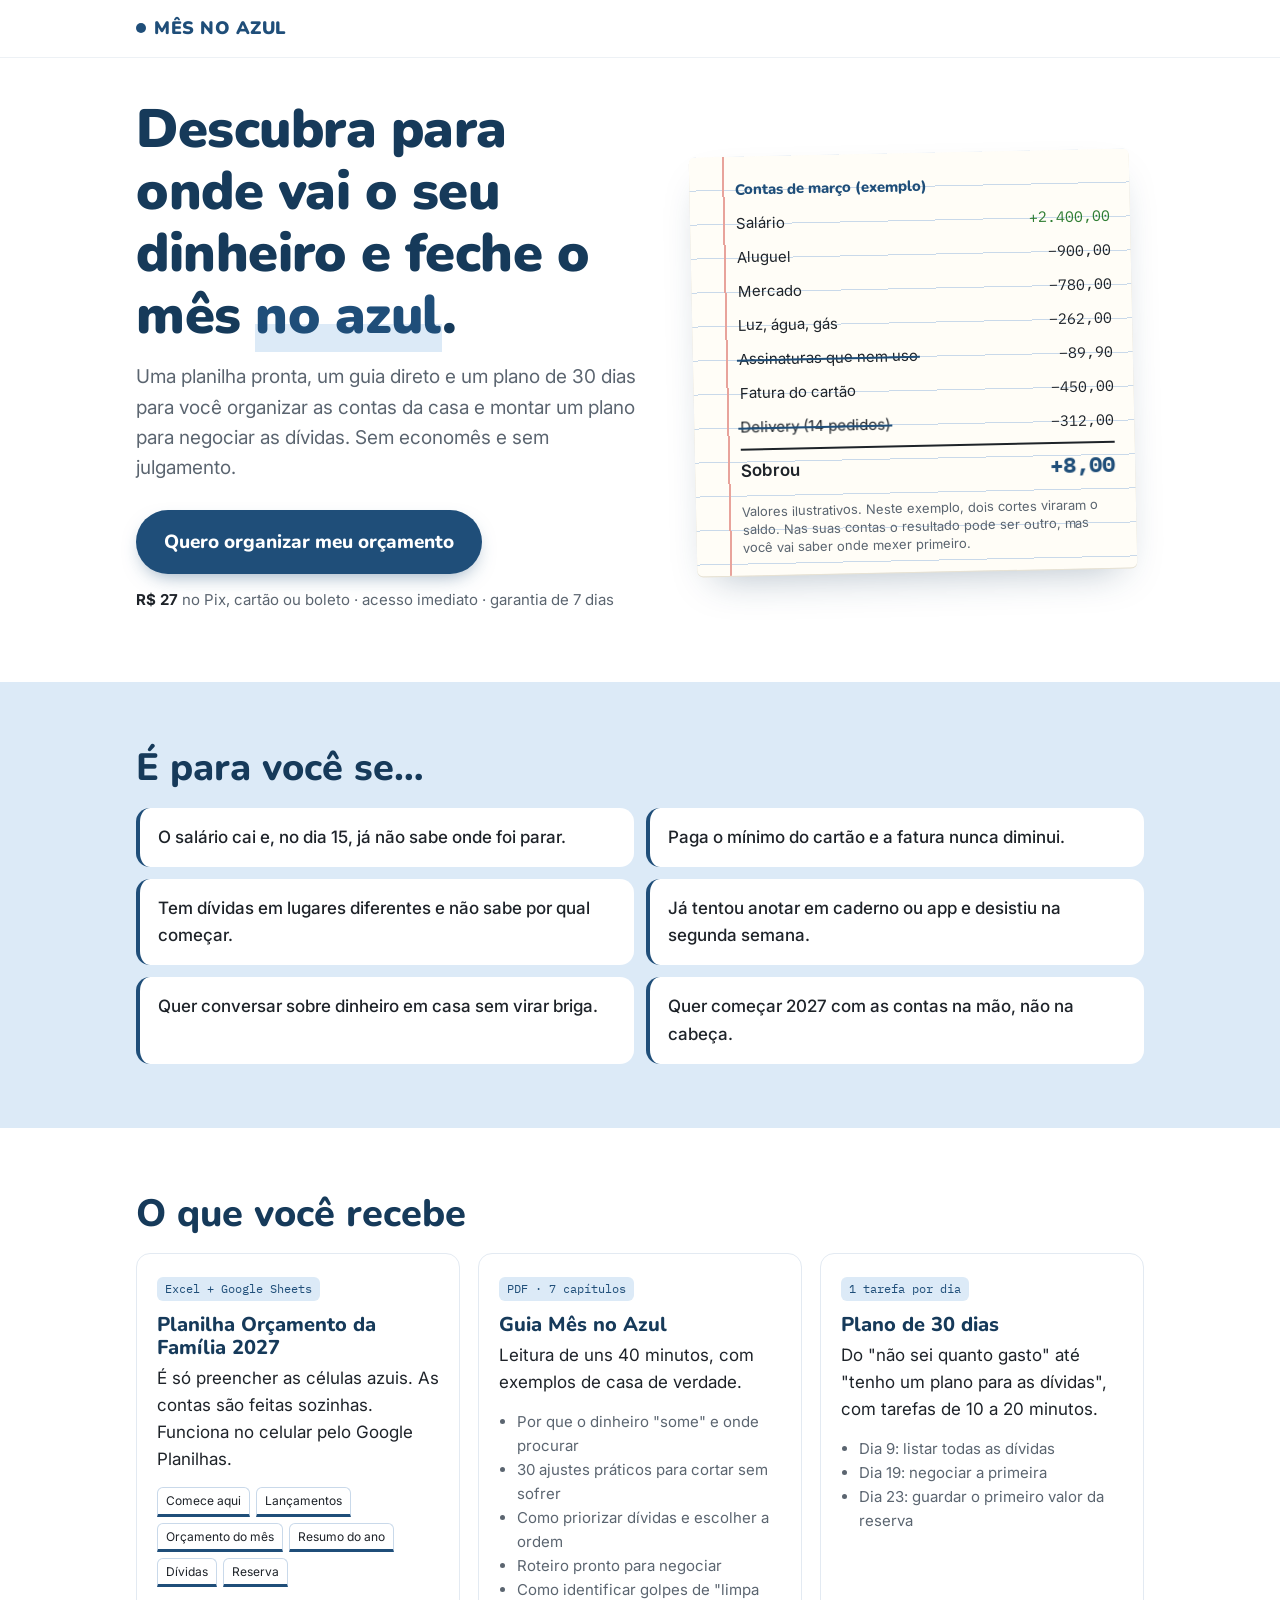
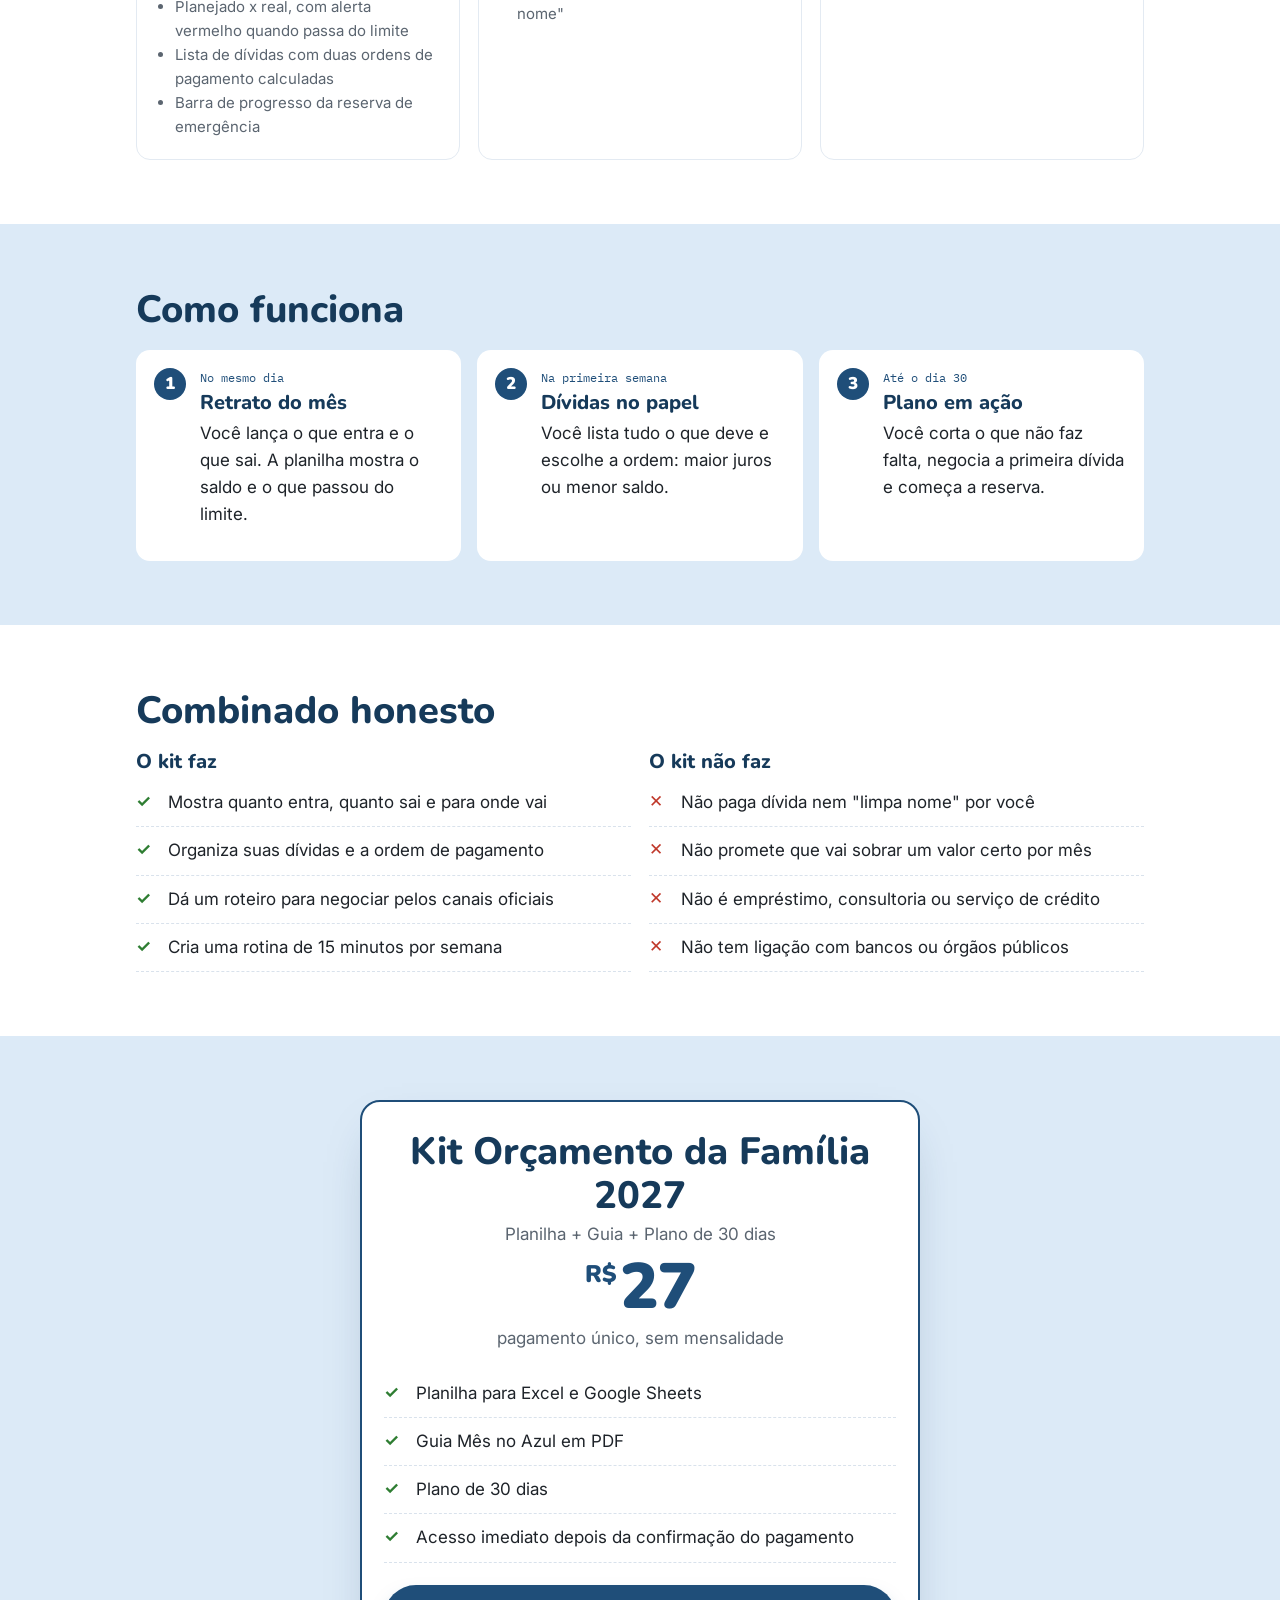
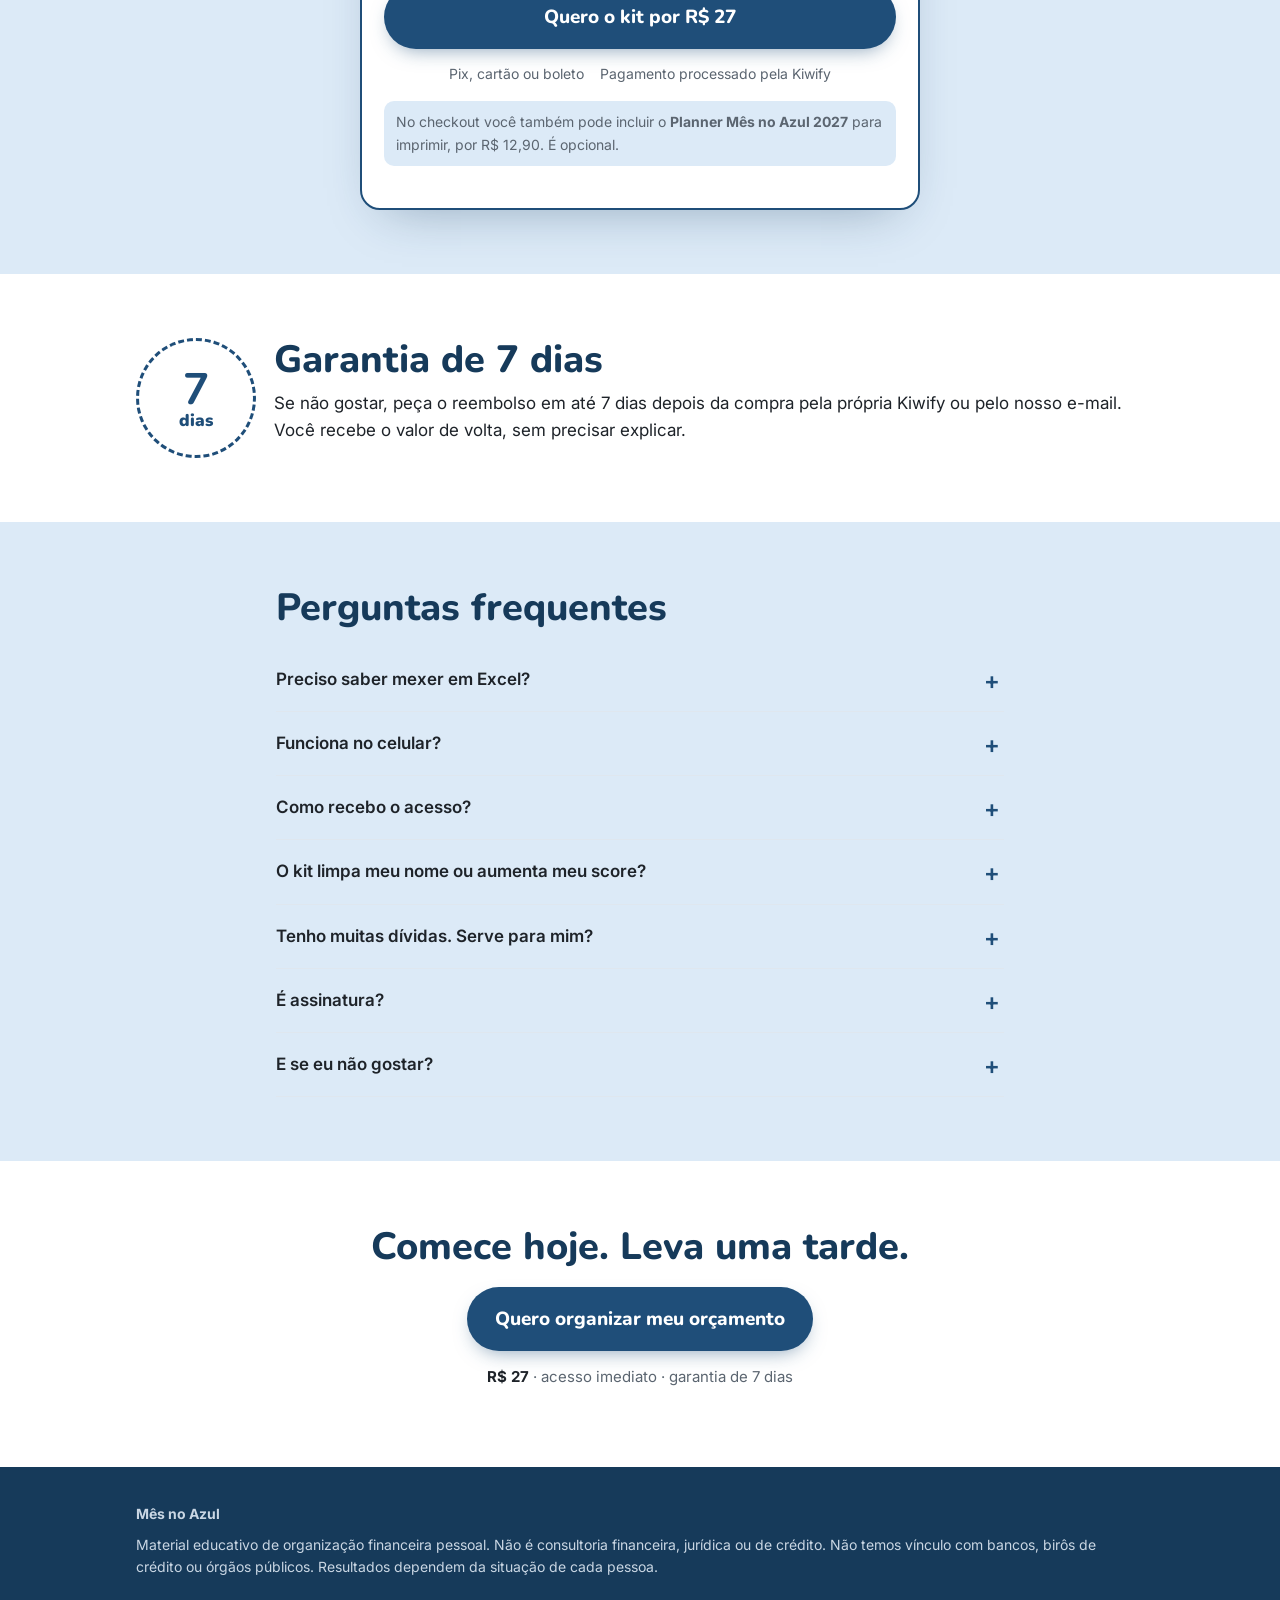
<file: index.html>
<!doctype html>
<html lang="pt-BR">
<head>
<meta charset="utf-8">
<meta name="viewport" content="width=device-width, initial-scale=1">
<title>Kit Orçamento da Família 2027 · Mês no Azul</title>
<meta name="description" content="Planilha pronta + guia + plano de 30 dias para organizar o orçamento da casa e montar um plano para negociar as dívidas. R$ 27, acesso imediato.">
<link rel="preconnect" href="https://fonts.googleapis.com">
<link rel="preconnect" href="https://fonts.gstatic.com" crossorigin>
<link href="https://fonts.googleapis.com/css2?family=Inter:wght@400;500;600&family=Nunito:wght@700;800;900&family=IBM+Plex+Mono:wght@500;600&display=swap" rel="stylesheet">
<style>
  :root {
    --azul: #1F4E79; --azul-escuro: #163A5A; --azul-claro: #DCEAF7;
    --papel: #FFFDF7; --pauta: #C9D9EA; --margem: #E8A39B;
    --vermelho: #C0392B; --verde: #2E7D32; --texto: #1E2329; --suave: #5B6570;
    --raio: 14px;
  }
  * { box-sizing: border-box; }
  html { -webkit-text-size-adjust: 100%; }
  body { margin: 0; font-family: Inter, system-ui, sans-serif; color: var(--texto); background: #fff; font-size: 17px; line-height: 1.6; }
  h1, h2, h3 { font-family: Nunito, Inter, sans-serif; line-height: 1.15; margin: 0; color: var(--azul-escuro); }
  h1 { font-size: clamp(32px, 7vw, 54px); font-weight: 900; letter-spacing: -.5px; }
  h2 { font-size: clamp(26px, 5vw, 38px); font-weight: 800; margin-bottom: 18px; }
  h3 { font-size: 20px; font-weight: 800; margin-bottom: 6px; }
  p { margin: 0 0 14px; }
  a { color: var(--azul); }
  .wrap { max-width: 1040px; margin: 0 auto; padding: 0 16px; }
  .faixa { padding: 64px 0; }
  .faixa.azul { background: var(--azul-claro); }
  .num { font-family: "IBM Plex Mono", ui-monospace, monospace; font-variant-numeric: tabular-nums; }

  /* Topo */
  .topo { padding: 14px 0; border-bottom: 1px solid #edf1f5; }
  .logo { font-family: Nunito; font-weight: 900; color: var(--azul); letter-spacing: .5px; font-size: 18px; text-decoration: none; }
  .logo span { display: inline-block; width: 10px; height: 10px; border-radius: 50%; background: var(--azul); margin-right: 8px; vertical-align: 1px; }

  /* Hero */
  .hero { padding: 40px 0 56px; }
  .hero .grade { display: grid; gap: 36px; align-items: center; }
  @media (min-width: 880px) { .hero .grade { grid-template-columns: 1.05fr .95fr; } }
  .hero .lead { font-size: 19px; color: var(--suave); max-width: 520px; margin-top: 16px; }
  .hero h1 em { font-style: normal; color: var(--azul); background: linear-gradient(transparent 62%, var(--azul-claro) 62%); }

  /* Assinatura: o caderninho de contas */
  .caderno { background: var(--papel); border-radius: 6px; box-shadow: 0 1px 0 #e7e2d4, 0 18px 40px -18px rgba(22,58,90,.35); padding: 22px 20px 18px 46px; position: relative; transform: rotate(-1.2deg); max-width: 440px; margin: 0 auto; width: 100%;
    background-image: linear-gradient(90deg, transparent 33px, var(--margem) 33px, var(--margem) 35px, transparent 35px), repeating-linear-gradient(var(--papel) 0 33px, var(--pauta) 33px 34px); }
  .caderno .tit { font-family: Nunito; font-weight: 800; color: var(--azul); font-size: 15px; height: 34px; line-height: 34px; margin-top: -6px; }
  .caderno ul { list-style: none; margin: 0; padding: 0; }
  .caderno li { display: flex; justify-content: space-between; height: 34px; line-height: 34px; font-size: 15px; }
  .caderno li .num { color: var(--texto); }
  .caderno li.ent .num { color: var(--verde); }
  .caderno .total { display: flex; justify-content: space-between; align-items: center; height: 44px; margin-top: 4px; border-top: 2px solid var(--texto); font-weight: 600; }
  .saldo { position: relative; display: inline-block; min-width: 132px; text-align: right; }
  .saldo b { font-family: "IBM Plex Mono", monospace; font-size: 22px; }
  .saldo .antes { color: var(--vermelho); }
  .saldo .depois { color: var(--azul); position: absolute; right: 0; top: 0; opacity: 0; }
  .caderno .nota { font-size: 13px; color: var(--suave); margin: 10px 0 0; line-height: 1.4; }
  .risco { position: relative; }
  .risco::after { content: ""; position: absolute; left: -2px; right: -2px; top: 50%; height: 2px; background: var(--azul); transform: scaleX(0); transform-origin: left; }
  @media (prefers-reduced-motion: no-preference) {
    .risco.r1::after { animation: risca .5s ease-out 1.2s forwards; }
    .risco.r2::after { animation: risca .5s ease-out 1.8s forwards; }
    .saldo .antes { animation: some .4s ease 2.6s forwards; }
    .saldo .depois { animation: aparece .5s ease 2.9s forwards; }
  }
  @media (prefers-reduced-motion: reduce) { .saldo .antes { display: none; } .saldo .depois { position: static; opacity: 1; } .risco::after { transform: scaleX(1); } }
  @keyframes risca { to { transform: scaleX(1); } }
  @keyframes some { to { opacity: 0; transform: translateY(-6px); } }
  @keyframes aparece { from { opacity: 0; transform: translateY(6px); } to { opacity: 1; transform: none; } }

  /* Botão */
  .cta { display: inline-flex; align-items: center; justify-content: center; gap: 10px; background: var(--azul); color: #fff; font-family: Nunito; font-weight: 800; font-size: 19px; text-decoration: none; padding: 17px 28px; border-radius: 999px; min-height: 56px; box-shadow: 0 8px 20px -8px rgba(31,78,121,.55); transition: background .15s, transform .15s; }
  .cta:hover { background: var(--azul-escuro); transform: translateY(-1px); }
  .cta:focus-visible, a:focus-visible, summary:focus-visible { outline: 3px solid #F2B705; outline-offset: 3px; }
  .preco-linha { margin-top: 14px; font-size: 15px; color: var(--suave); }
  .preco-linha b { color: var(--texto); }
  .acoes { margin-top: 26px; }

  /* Situações */
  .situacoes { display: grid; gap: 12px; margin-top: 8px; }
  @media (min-width: 720px) { .situacoes { grid-template-columns: 1fr 1fr; } }
  .situacoes div { background: #fff; border-radius: var(--raio); padding: 16px 18px; font-weight: 500; border-left: 4px solid var(--azul); }

  /* O que vem */
  .pecas { display: grid; gap: 18px; }
  @media (min-width: 880px) { .pecas { grid-template-columns: repeat(3, 1fr); } }
  .peca { border: 1px solid #e3eaf2; border-radius: var(--raio); padding: 20px; background: #fff; }
  .peca .tag { display: inline-block; font-family: "IBM Plex Mono", monospace; font-size: 12px; color: var(--azul); background: var(--azul-claro); border-radius: 6px; padding: 2px 8px; margin-bottom: 12px; }
  .peca ul { padding-left: 18px; margin: 8px 0 0; color: var(--suave); font-size: 15px; }
  .abas { display: flex; flex-wrap: wrap; gap: 6px; margin: 12px 0 4px; }
  .abas span { font-size: 12px; border: 1px solid var(--pauta); border-bottom: 3px solid var(--azul); border-radius: 6px 6px 0 0; padding: 3px 8px; background: #fff; }

  /* Passos */
  .passos { counter-reset: passo; display: grid; gap: 16px; }
  @media (min-width: 880px) { .passos { grid-template-columns: repeat(3, 1fr); } }
  .passo { position: relative; padding: 18px 18px 18px 64px; background: #fff; border-radius: var(--raio); }
  .passo::before { counter-increment: passo; content: counter(passo); position: absolute; left: 18px; top: 18px; width: 32px; height: 32px; border-radius: 50%; background: var(--azul); color: #fff; font-family: Nunito; font-weight: 900; display: grid; place-items: center; }
  .passo small { display: block; font-family: "IBM Plex Mono", monospace; color: var(--azul); font-size: 12px; margin-bottom: 4px; }

  /* Combinado honesto */
  .honesto { display: grid; gap: 18px; }
  @media (min-width: 880px) { .honesto { grid-template-columns: 1fr 1fr; } }
  .lista { list-style: none; padding: 0; margin: 0; }
  .lista li { padding: 10px 0 10px 32px; position: relative; border-bottom: 1px dashed #d9e2ec; }
  .lista li::before { position: absolute; left: 0; top: 9px; font-weight: 700; }
  .lista.sim li::before { content: "✓"; color: var(--verde); }
  .lista.nao li::before { content: "✕"; color: var(--vermelho); }

  /* Oferta */
  .oferta { max-width: 560px; margin: 0 auto; background: #fff; border-radius: 20px; padding: 28px 22px; box-shadow: 0 20px 50px -24px rgba(22,58,90,.4); text-align: center; border: 2px solid var(--azul); }
  .oferta .valor { font-family: Nunito; font-weight: 900; font-size: 64px; color: var(--azul); line-height: 1; margin: 6px 0; }
  .oferta .valor small { font-size: 24px; vertical-align: 26px; margin-right: 4px; }
  .oferta ul { text-align: left; margin: 18px 0 22px; }
  .oferta .cta { width: 100%; }
  .selos { display: flex; flex-wrap: wrap; gap: 8px 16px; justify-content: center; font-size: 14px; color: var(--suave); margin-top: 14px; }
  .bump-aviso { font-size: 14px; color: var(--suave); background: var(--azul-claro); border-radius: 10px; padding: 10px 12px; margin-top: 16px; text-align: left; }

  /* Garantia */
  .garantia { display: grid; gap: 18px; align-items: center; }
  @media (min-width: 720px) { .garantia { grid-template-columns: 120px 1fr; } }
  .selo7 { width: 120px; height: 120px; border-radius: 50%; border: 3px dashed var(--azul); display: grid; place-items: center; text-align: center; font-family: Nunito; font-weight: 900; color: var(--azul); line-height: 1; }
  .selo7 b { font-size: 44px; display: block; }

  /* FAQ */
  details { border-bottom: 1px solid #dfe7ef; padding: 4px 0; }
  summary { cursor: pointer; font-weight: 600; padding: 14px 28px 14px 0; list-style: none; position: relative; }
  summary::-webkit-details-marker { display: none; }
  summary::after { content: "+"; position: absolute; right: 4px; top: 10px; font-size: 24px; color: var(--azul); }
  details[open] summary::after { content: "–"; }
  details p { color: var(--suave); }

  footer { background: var(--azul-escuro); color: #c9d6e3; font-size: 14px; padding: 36px 0 90px; }
  footer a { color: #fff; }
  footer p { margin-bottom: 8px; }

  /* Barra fixa no celular */
  .barra { position: fixed; left: 0; right: 0; bottom: 0; background: #fff; border-top: 1px solid #e3eaf2; padding: 10px 16px; display: flex; gap: 12px; align-items: center; justify-content: space-between; z-index: 10; }
  .barra .cta { padding: 12px 20px; font-size: 16px; min-height: 48px; }
  .barra span { font-size: 14px; line-height: 1.3; }
  @media (min-width: 880px) { .barra { display: none; } footer { padding-bottom: 36px; } }
</style>
</head>
<body>

<header class="topo"><div class="wrap"><a class="logo" href="#"><span></span>MÊS NO AZUL</a></div></header>

<main>
<section class="hero">
  <div class="wrap grade">
    <div>
      <h1>Descubra para onde vai o seu dinheiro e feche o mês <em>no azul</em>.</h1>
      <p class="lead">Uma planilha pronta, um guia direto e um plano de 30 dias para você organizar as contas da casa e montar um plano para negociar as dívidas. Sem economês e sem julgamento.</p>
      <div class="acoes">
        <a class="cta" href="https://pay.kiwify.com.br/GkOBjKV" data-checkout>Quero organizar meu orçamento</a>
        <p class="preco-linha"><b>R$ 27</b> no Pix, cartão ou boleto · acesso imediato · garantia de 7 dias</p>
      </div>
    </div>

    <figure class="caderno" aria-label="Exemplo de caderno de contas: o saldo do mês passa de negativo para positivo depois de dois cortes">
      <div class="tit">Contas de março (exemplo)</div>
      <ul>
        <li class="ent"><span>Salário</span><span class="num">+2.400,00</span></li>
        <li><span>Aluguel</span><span class="num">−900,00</span></li>
        <li><span>Mercado</span><span class="num">−780,00</span></li>
        <li><span>Luz, água, gás</span><span class="num">−262,00</span></li>
        <li><span class="risco r1">Assinaturas que nem uso</span><span class="num">−89,90</span></li>
        <li><span>Fatura do cartão</span><span class="num">−450,00</span></li>
        <li><span class="risco r2">Delivery (14 pedidos)</span><span class="num">−312,00</span></li>
      </ul>
      <div class="total"><span>Sobrou</span><span class="saldo"><b class="antes">−393,90</b><b class="depois">+8,00</b></span></div>
      <p class="nota">Valores ilustrativos. Neste exemplo, dois cortes viraram o saldo. Nas suas contas o resultado pode ser outro, mas você vai saber onde mexer primeiro.</p>
    </figure>
  </div>
</section>

<section class="faixa azul">
  <div class="wrap">
    <h2>É para você se…</h2>
    <div class="situacoes">
      <div>O salário cai e, no dia 15, já não sabe onde foi parar.</div>
      <div>Paga o mínimo do cartão e a fatura nunca diminui.</div>
      <div>Tem dívidas em lugares diferentes e não sabe por qual começar.</div>
      <div>Já tentou anotar em caderno ou app e desistiu na segunda semana.</div>
      <div>Quer conversar sobre dinheiro em casa sem virar briga.</div>
      <div>Quer começar 2027 com as contas na mão, não na cabeça.</div>
    </div>
  </div>
</section>

<section class="faixa">
  <div class="wrap">
    <h2>O que você recebe</h2>
    <div class="pecas">
      <article class="peca">
        <span class="tag">Excel + Google Sheets</span>
        <h3>Planilha Orçamento da Família 2027</h3>
        <p>É só preencher as células azuis. As contas são feitas sozinhas. Funciona no celular pelo Google Planilhas.</p>
        <div class="abas" aria-label="Abas da planilha"><span>Comece aqui</span><span>Lançamentos</span><span>Orçamento do mês</span><span>Resumo do ano</span><span>Dívidas</span><span>Reserva</span></div>
        <ul><li>Planejado x real, com alerta vermelho quando passa do limite</li><li>Lista de dívidas com duas ordens de pagamento calculadas</li><li>Barra de progresso da reserva de emergência</li></ul>
      </article>
      <article class="peca">
        <span class="tag">PDF · 7 capítulos</span>
        <h3>Guia Mês no Azul</h3>
        <p>Leitura de uns 40 minutos, com exemplos de casa de verdade.</p>
        <ul><li>Por que o dinheiro "some" e onde procurar</li><li>30 ajustes práticos para cortar sem sofrer</li><li>Como priorizar dívidas e escolher a ordem</li><li>Roteiro pronto para negociar</li><li>Como identificar golpes de "limpa nome"</li></ul>
      </article>
      <article class="peca">
        <span class="tag">1 tarefa por dia</span>
        <h3>Plano de 30 dias</h3>
        <p>Do "não sei quanto gasto" até "tenho um plano para as dívidas", com tarefas de 10 a 20 minutos.</p>
        <ul><li>Dia 9: listar todas as dívidas</li><li>Dia 19: negociar a primeira</li><li>Dia 23: guardar o primeiro valor da reserva</li></ul>
      </article>
    </div>
  </div>
</section>

<section class="faixa azul">
  <div class="wrap">
    <h2>Como funciona</h2>
    <div class="passos">
      <div class="passo"><small>No mesmo dia</small><h3>Retrato do mês</h3><p>Você lança o que entra e o que sai. A planilha mostra o saldo e o que passou do limite.</p></div>
      <div class="passo"><small>Na primeira semana</small><h3>Dívidas no papel</h3><p>Você lista tudo o que deve e escolhe a ordem: maior juros ou menor saldo.</p></div>
      <div class="passo"><small>Até o dia 30</small><h3>Plano em ação</h3><p>Você corta o que não faz falta, negocia a primeira dívida e começa a reserva.</p></div>
    </div>
  </div>
</section>

<section class="faixa">
  <div class="wrap">
    <h2>Combinado honesto</h2>
    <div class="honesto">
      <div>
        <h3>O kit faz</h3>
        <ul class="lista sim">
          <li>Mostra quanto entra, quanto sai e para onde vai</li>
          <li>Organiza suas dívidas e a ordem de pagamento</li>
          <li>Dá um roteiro para negociar pelos canais oficiais</li>
          <li>Cria uma rotina de 15 minutos por semana</li>
        </ul>
      </div>
      <div>
        <h3>O kit não faz</h3>
        <ul class="lista nao">
          <li>Não paga dívida nem "limpa nome" por você</li>
          <li>Não promete que vai sobrar um valor certo por mês</li>
          <li>Não é empréstimo, consultoria ou serviço de crédito</li>
          <li>Não tem ligação com bancos ou órgãos públicos</li>
        </ul>
      </div>
    </div>
  </div>
</section>

<!-- DEPOIMENTOS: inserir aqui só depoimentos reais, com autorização por escrito, depois das primeiras vendas. Não usar depoimentos inventados. -->

<section class="faixa azul" id="oferta">
  <div class="wrap">
    <div class="oferta">
      <h2 style="margin-bottom:4px">Kit Orçamento da Família 2027</h2>
      <p style="color:var(--suave);margin:0">Planilha + Guia + Plano de 30 dias</p>
      <div class="valor"><small>R$</small>27</div>
      <p style="margin:0;color:var(--suave)">pagamento único, sem mensalidade</p>
      <ul class="lista sim">
        <li>Planilha para Excel e Google Sheets</li>
        <li>Guia Mês no Azul em PDF</li>
        <li>Plano de 30 dias</li>
        <li>Acesso imediato depois da confirmação do pagamento</li>
      </ul>
      <a class="cta" href="https://pay.kiwify.com.br/GkOBjKV" data-checkout>Quero o kit por R$ 27</a>
      <div class="selos"><span>Pix, cartão ou boleto</span><span>Pagamento processado pela Kiwify</span></div>
      <p class="bump-aviso">No checkout você também pode incluir o <b>Planner Mês no Azul 2027</b> para imprimir, por R$ 12,90. É opcional.</p>
    </div>
  </div>
</section>

<section class="faixa">
  <div class="wrap garantia">
    <div class="selo7"><div><b>7</b>dias</div></div>
    <div>
      <h2 style="margin-bottom:8px">Garantia de 7 dias</h2>
      <p>Se não gostar, peça o reembolso em até 7 dias depois da compra pela própria Kiwify ou pelo nosso e-mail. Você recebe o valor de volta, sem precisar explicar.</p>
    </div>
  </div>
</section>

<section class="faixa azul">
  <div class="wrap" style="max-width:760px">
    <h2>Perguntas frequentes</h2>
    <details><summary>Preciso saber mexer em Excel?</summary><p>Não. Você só digita nas células azuis (data, descrição, valor) e escolhe a categoria numa lista. As fórmulas já estão prontas nas células brancas: é só não apagar.</p></details>
    <details><summary>Funciona no celular?</summary><p>Sim, pelo app Google Planilhas (gratuito). O guia em PDF abre em qualquer celular.</p></details>
    <details><summary>Como recebo o acesso?</summary><p>Depois que o pagamento é confirmado, você recebe um e-mail da Kiwify com o acesso à área de membros, onde estão todos os arquivos. No Pix, a confirmação costuma ser em poucos minutos.</p></details>
    <details><summary>O kit limpa meu nome ou aumenta meu score?</summary><p>Não. Ninguém consegue prometer isso de forma honesta. O kit ajuda você a organizar as contas e a negociar pelos canais oficiais dos credores.</p></details>
    <details><summary>Tenho muitas dívidas. Serve para mim?</summary><p>Serve para enxergar a situação e montar um plano. Se as dívidas já tomam o básico para viver, o guia explica a Lei do Superendividamento e onde buscar ajuda gratuita (Procon e Defensoria Pública).</p></details>
    <details><summary>É assinatura?</summary><p>Não. É pagamento único de R$ 27.</p></details>
    <details><summary>E se eu não gostar?</summary><p>Você tem 7 dias para pedir o reembolso, sem precisar explicar.</p></details>
  </div>
</section>

<section class="faixa">
  <div class="wrap" style="text-align:center">
    <h2>Comece hoje. Leva uma tarde.</h2>
    <a class="cta" href="https://pay.kiwify.com.br/GkOBjKV" data-checkout>Quero organizar meu orçamento</a>
    <p class="preco-linha"><b>R$ 27</b> · acesso imediato · garantia de 7 dias</p>
  </div>
</section>
</main>

<footer>
  <div class="wrap">
    <p><b>Mês no Azul</b></p>
    <p>Material educativo de organização financeira pessoal. Não é consultoria financeira, jurídica ou de crédito. Não temos vínculo com bancos, birôs de crédito ou órgãos públicos. Resultados dependem da situação de cada pessoa.</p>

  </div>
</footer>

<div class="barra" aria-hidden="false">
  <span><b>Kit Orçamento 2027</b><br>R$ 27 · garantia de 7 dias</span>
  <a class="cta" href="https://pay.kiwify.com.br/GkOBjKV" data-checkout>Quero o kit</a>
</div>

</body>
</html>
</file>
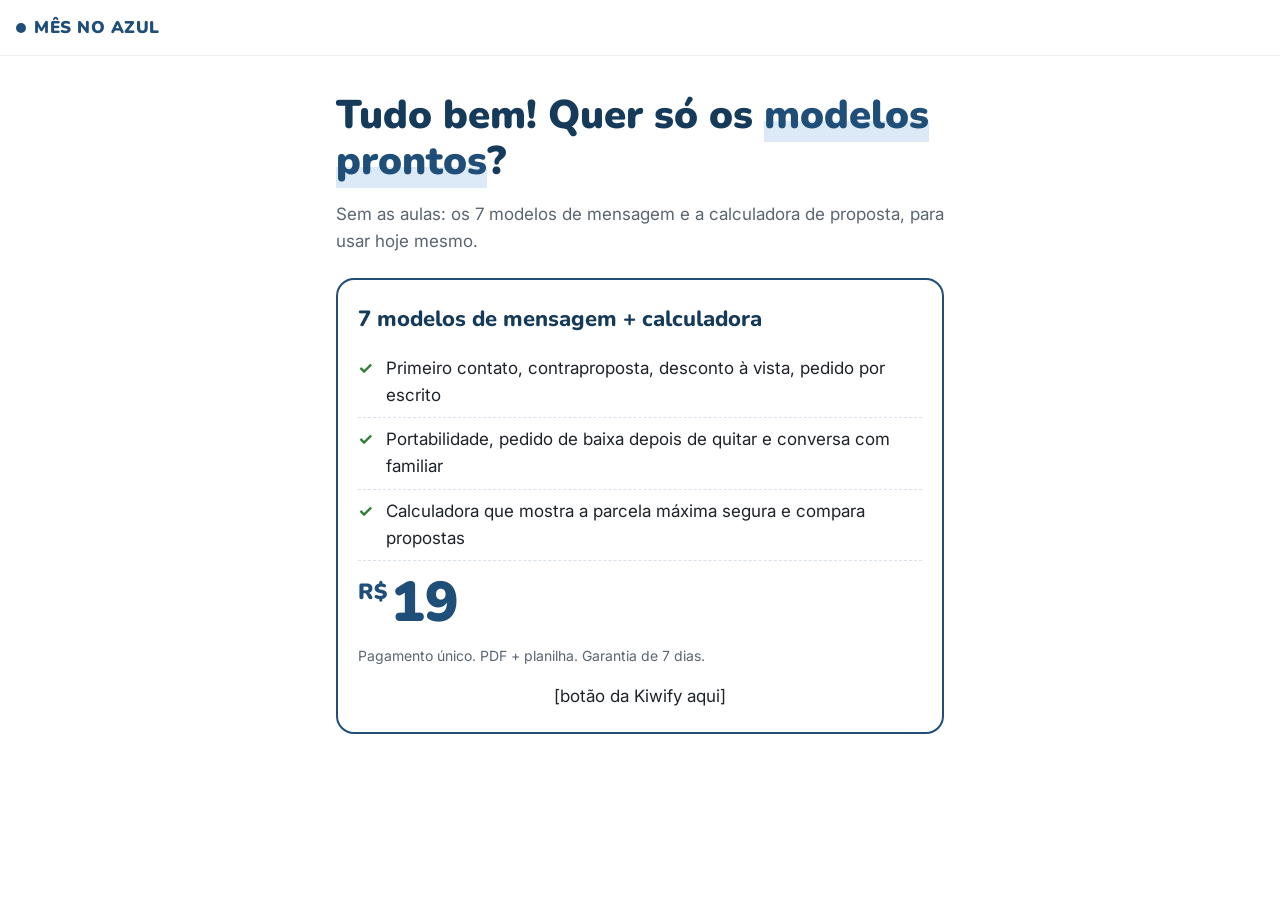
<file: downsell.html>
<!doctype html>
<html lang="pt-BR">
<head>
<meta charset="utf-8">
<meta name="viewport" content="width=device-width, initial-scale=1">
<meta name="robots" content="noindex">
<title>Só os modelos · Mês no Azul</title>
<link rel="stylesheet" href="pos-compra.css">
</head>
<body>
<header class="topo"><span class="logo"><i></i>MÊS NO AZUL</span></header>
<main class="wrap">
  <h1>Tudo bem! Quer só os <em>modelos prontos</em>?</h1>
  <p class="lead">Sem as aulas: os 7 modelos de mensagem e a calculadora de proposta, para usar hoje mesmo.</p>

  <section class="cartao">
    <h2>7 modelos de mensagem + calculadora</h2>
    <ul class="lista">
      <li>Primeiro contato, contraproposta, desconto à vista, pedido por escrito</li>
      <li>Portabilidade, pedido de baixa depois de quitar e conversa com familiar</li>
      <li>Calculadora que mostra a parcela máxima segura e compara propostas</li>
    </ul>
    <p class="preco"><span>R$</span>19</p>
    <p class="nota">Pagamento único. PDF + planilha. Garantia de 7 dias.</p>

    <!-- COLE AQUI o código HTML do "gerador de upsell" da Kiwify (produto: Modelos de mensagem + calculadora, R$ 19).
         Texto do botão de aceitar: "Quero os modelos por R$ 19"
         Texto de recusar: "Não, ir para o meu acesso"  -->
    <div class="kiwify-botao">[botão da Kiwify aqui]</div>
  </section>
</main>
</body>
</html>
</file>
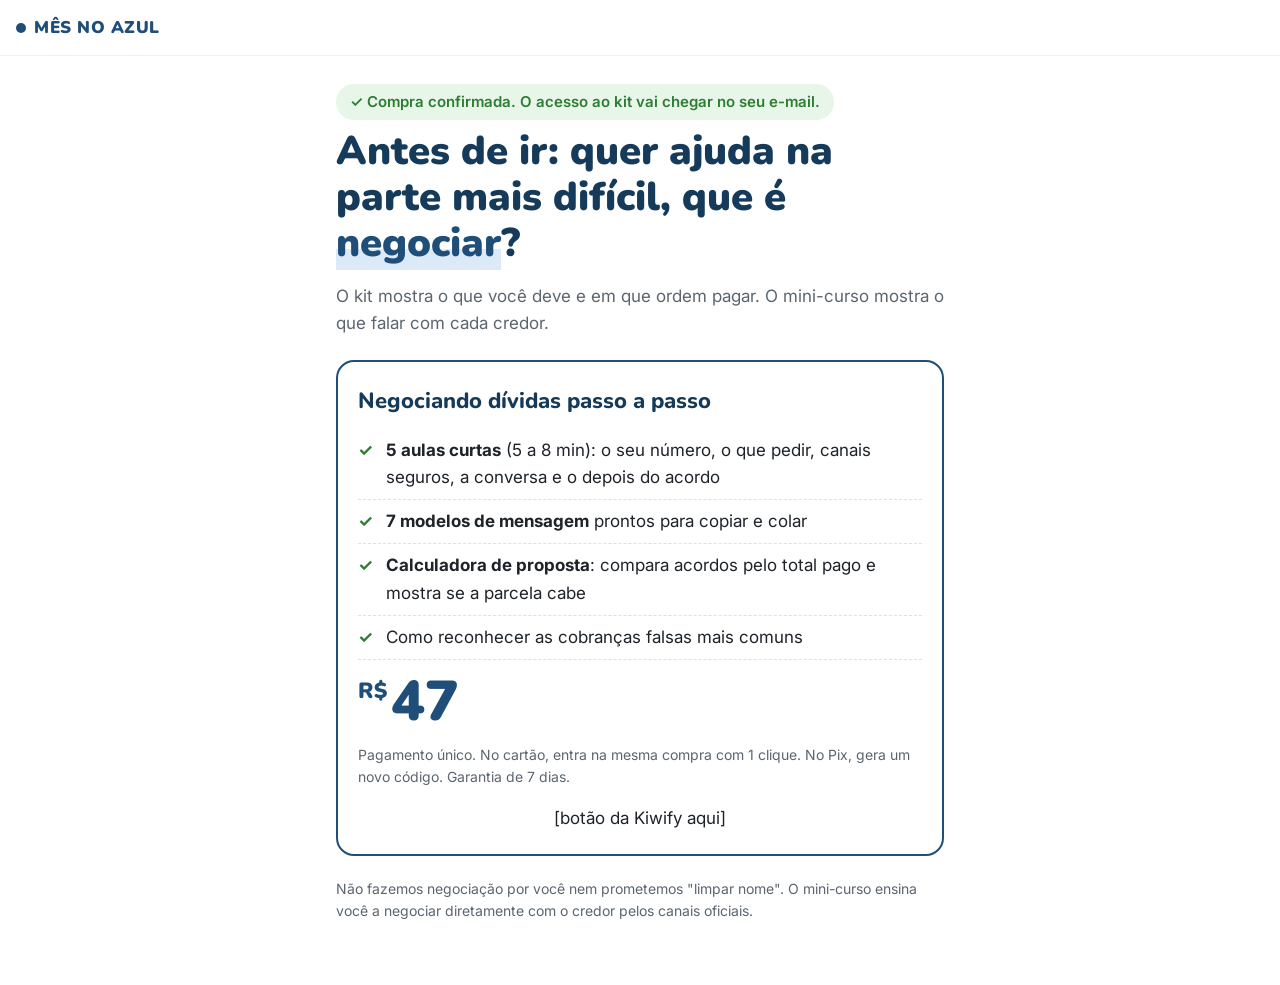
<file: upsell.html>
<!doctype html>
<html lang="pt-BR">
<head>
<meta charset="utf-8">
<meta name="viewport" content="width=device-width, initial-scale=1">
<meta name="robots" content="noindex">
<title>Seu kit está liberado · Mês no Azul</title>
<link rel="stylesheet" href="pos-compra.css">
</head>
<body>
<header class="topo"><span class="logo"><i></i>MÊS NO AZUL</span></header>
<main class="wrap">
  <p class="ok">✓ Compra confirmada. O acesso ao kit vai chegar no seu e-mail.</p>
  <h1>Antes de ir: quer ajuda na parte mais difícil, que é <em>negociar</em>?</h1>
  <p class="lead">O kit mostra o que você deve e em que ordem pagar. O mini-curso mostra o que falar com cada credor.</p>

  <section class="cartao">
    <h2>Negociando dívidas passo a passo</h2>
    <ul class="lista">
      <li><b>5 aulas curtas</b> (5 a 8 min): o seu número, o que pedir, canais seguros, a conversa e o depois do acordo</li>
      <li><b>7 modelos de mensagem</b> prontos para copiar e colar</li>
      <li><b>Calculadora de proposta</b>: compara acordos pelo total pago e mostra se a parcela cabe</li>
      <li>Como reconhecer as cobranças falsas mais comuns</li>
    </ul>
    <p class="preco"><span>R$</span>47</p>
    <p class="nota">Pagamento único. No cartão, entra na mesma compra com 1 clique. No Pix, gera um novo código. Garantia de 7 dias.</p>

    <!-- COLE AQUI o código HTML do "gerador de upsell" da Kiwify (produto: Negociando dívidas passo a passo, R$ 47).
         Texto do botão de aceitar: "Sim, quero o mini-curso por R$ 47"
         Texto de recusar: "Não, obrigado. Vou negociar sozinho(a)."  -->
    <div class="kiwify-botao">[botão da Kiwify aqui]</div>
  </section>

  <p class="rodape-nota">Não fazemos negociação por você nem prometemos "limpar nome". O mini-curso ensina você a negociar diretamente com o credor pelos canais oficiais.</p>
</main>
</body>
</html>
</file>
<file: pos-compra.css>
/* Estilo das páginas pós-compra (upsell, downsell, obrigado). Mesmos tokens da página de vendas. */
@import url("https://fonts.googleapis.com/css2?family=Inter:wght@400;600&family=Nunito:wght@800;900&family=IBM+Plex+Mono:wght@600&display=swap");
:root { --azul: #1F4E79; --azul-escuro: #163A5A; --azul-claro: #DCEAF7; --verde: #2E7D32; --vermelho: #C0392B; --texto: #1E2329; --suave: #5B6570; }
* { box-sizing: border-box; }
body { margin: 0; font-family: Inter, system-ui, sans-serif; color: var(--texto); background: #fff; font-size: 17px; line-height: 1.6; }
.topo { padding: 14px 16px; border-bottom: 1px solid #edf1f5; }
.logo { font-family: Nunito; font-weight: 900; color: var(--azul); letter-spacing: .5px; }
.logo i { display: inline-block; width: 10px; height: 10px; border-radius: 50%; background: var(--azul); margin-right: 8px; }
.wrap { max-width: 640px; margin: 0 auto; padding: 28px 16px 48px; }
h1 { font-family: Nunito; font-weight: 900; color: var(--azul-escuro); font-size: clamp(28px, 6vw, 40px); line-height: 1.15; margin: 8px 0 12px; }
h1 em { font-style: normal; color: var(--azul); background: linear-gradient(transparent 62%, var(--azul-claro) 62%); }
h2 { font-family: Nunito; font-weight: 800; color: var(--azul-escuro); font-size: 22px; margin: 0 0 10px; }
.lead { color: var(--suave); }
.ok { display: inline-block; background: #E8F5E9; color: var(--verde); font-weight: 600; border-radius: 999px; padding: 6px 14px; font-size: 15px; margin: 0; }
.cartao { border: 2px solid var(--azul); border-radius: 18px; padding: 22px 20px; margin: 22px 0; }
.lista { list-style: none; padding: 0; margin: 0 0 12px; }
.lista li { padding: 8px 0 8px 28px; position: relative; border-bottom: 1px dashed #d9e2ec; }
.lista li::before { content: "✓"; position: absolute; left: 0; color: var(--verde); font-weight: 700; }
.passos { padding-left: 20px; margin: 0 0 10px; } .passos li { margin-bottom: 10px; }
.preco { font-family: Nunito; font-weight: 900; color: var(--azul); font-size: 56px; line-height: 1; margin: 14px 0 6px; }
.preco span { font-size: 22px; vertical-align: 22px; margin-right: 4px; }
.nota { font-size: 14px; color: var(--suave); }
.kiwify-botao { margin-top: 16px; text-align: center; }
.rodape-nota { font-size: 14px; color: var(--suave); }
.alerta { background: #FBE9E7; border-left: 4px solid var(--vermelho); border-radius: 6px; padding: 10px 14px; font-size: 15px; }
a { color: var(--azul); }
a:focus-visible { outline: 3px solid #F2B705; outline-offset: 3px; }
</file>
